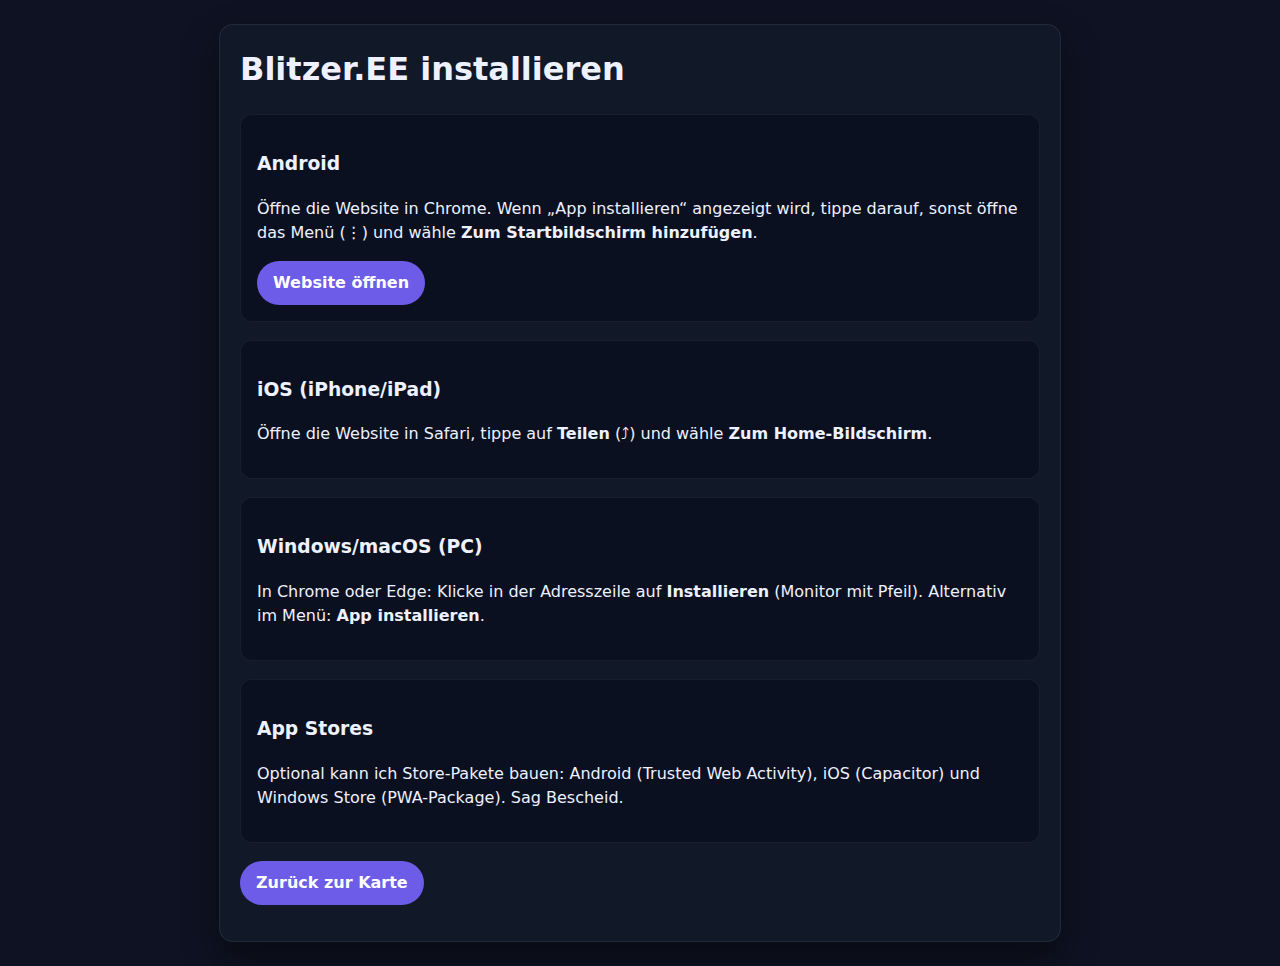
<file: downloads.html>
<!DOCTYPE html><html lang="de"><head>
<meta charset="utf-8"><meta name="viewport" content="width=device-width, initial-scale=1">
<title>Blitzer.EE – Download</title>
<link rel="manifest" href="manifest.webmanifest">
<meta name="theme-color" content="#0f1222">
<link rel="apple-touch-icon" href="icons/app-192.png">
<meta name="apple-mobile-web-app-capable" content="yes">
<meta name="apple-mobile-web-app-status-bar-style" content="black-translucent">
<style>body{margin:0;font:16px/1.5 Inter,system-ui,-apple-system,Segoe UI,Roboto,sans-serif;background:#0f1222;color:#eef1ff;padding:24px} .card{max-width:800px;margin:0 auto;background:#111827;border:1px solid rgba(255,255,255,.08);border-radius:14px;box-shadow:0 16px 36px rgba(0,0,0,.45);padding:20px} h1{margin-top:0} .section{margin:18px 0;padding:16px;border-radius:12px;background:#0b1020;border:1px solid rgba(255,255,255,.06)} .btn{display:inline-block;background:#6c5ce7;color:#fff;border:none;border-radius:999px;padding:10px 16px;font-weight:700;text-decoration:none} code{background:#0b1020;border:1px solid rgba(255,255,255,.08);padding:2px 6px;border-radius:6px}</style>
</head><body>
<div class="card">
  <h1>Blitzer.EE installieren</h1>
  <div class="section">
    <h3>Android</h3>
    <p>Öffne die Website in Chrome. Wenn „App installieren“ angezeigt wird, tippe darauf, sonst öffne das Menü (⋮) und wähle <b>Zum Startbildschirm hinzufügen</b>.</p>
    <a class="btn" href="index.html">Website öffnen</a>
  </div>
  <div class="section">
    <h3>iOS (iPhone/iPad)</h3>
    <p>Öffne die Website in Safari, tippe auf <b>Teilen</b> (⤴) und wähle <b>Zum Home-Bildschirm</b>.</p>
  </div>
  <div class="section">
    <h3>Windows/macOS (PC)</h3>
    <p>In Chrome oder Edge: Klicke in der Adresszeile auf <b>Installieren</b> (Monitor mit Pfeil). Alternativ im Menü: <b>App installieren</b>.</p>
  </div>
  <div class="section">
    <h3>App Stores</h3>
    <p>Optional kann ich Store-Pakete bauen: Android (Trusted Web Activity), iOS (Capacitor) und Windows Store (PWA-Package). Sag Bescheid.</p>
  </div>
  <p><a class="btn" href="index.html">Zurück zur Karte</a></p>
</div>
<script>if('serviceWorker' in navigator){navigator.serviceWorker.register('service-worker.js').catch(()=>{});}</script>
</body></html>
</file>
